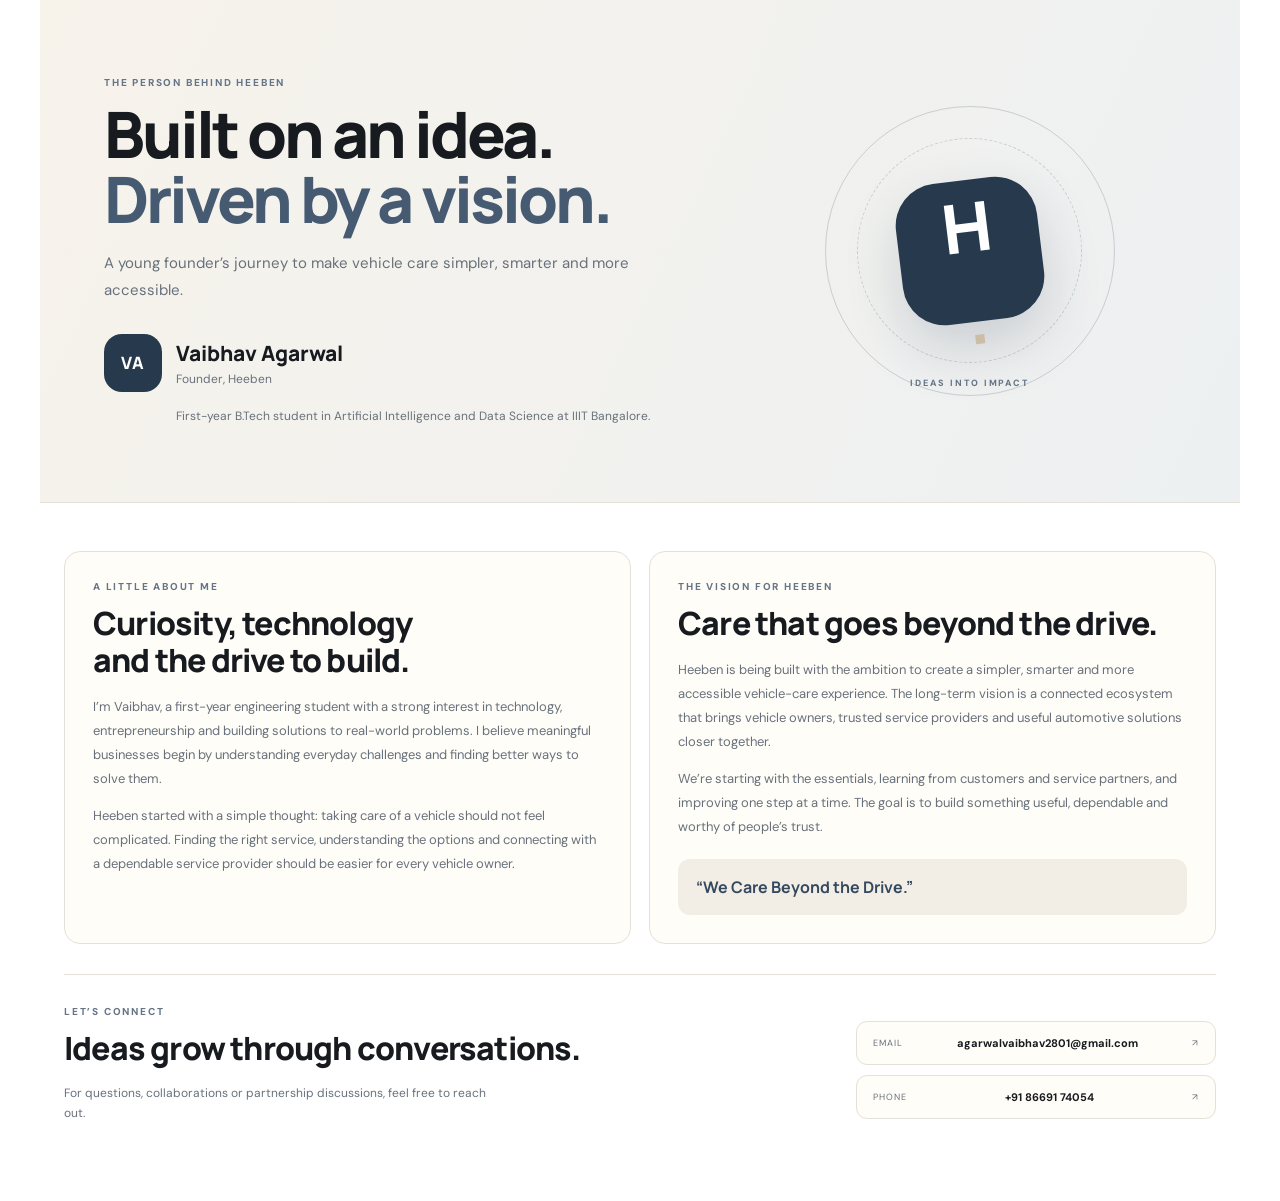
<file: founder.html>
<!DOCTYPE html>
<html lang="en">
<head>
  <meta charset="UTF-8">
  <meta name="viewport" content="width=device-width, initial-scale=1.0">
  <meta name="theme-color" content="#f7f3eb">
  <title>About the Founder | Heeben</title>
  <link rel="preconnect" href="https://fonts.googleapis.com">
  <link rel="preconnect" href="https://fonts.gstatic.com" crossorigin>
  <link href="https://fonts.googleapis.com/css2?family=DM+Sans:wght@400;500;600;700&family=Manrope:wght@400;500;600;700;800&display=swap" rel="stylesheet">
  <style>
    :root{--ink:#171a1f;--navy:#26394d;--blue:#465b72;--muted:#68717b;--line:#e5e1d8;--cream:#f7f3eb;--paper:#fffdf8}
    *{box-sizing:border-box}
    body{margin:0;background:#fff;color:var(--ink);font-family:'DM Sans',sans-serif}
    .founder-page{max-width:1200px;margin:0 auto;padding:0 24px}
    .founder-hero{display:grid;grid-template-columns:minmax(0,1.2fr) minmax(280px,.8fr);gap:40px;align-items:center;padding:76px clamp(22px,5vw,76px);margin:0 -24px;background:linear-gradient(115deg,#f7f3eb 0%,#edf0f2 100%);border-bottom:1px solid var(--line);overflow:hidden}
    .founder-copy{max-width:720px}.eyebrow{font-size:10px;font-weight:800;letter-spacing:.18em;color:#657587;margin:0 0 12px}
    .founder-copy h1{font:800 clamp(42px,5vw,66px)/1.02 'Manrope',sans-serif;letter-spacing:-3px;color:var(--ink);margin:12px 0 18px}
    .founder-copy h1 em{font-style:normal;color:var(--blue)}
    .founder-lead{max-width:570px;color:var(--muted);font-size:15px;line-height:1.8}
    .founder-name-block{display:flex;align-items:center;gap:14px;margin:30px 0 14px}
    .founder-monogram{display:grid;place-items:center;width:58px;height:58px;flex:0 0 58px;border-radius:18px;background:var(--navy);color:#fff;font:800 17px 'Manrope';letter-spacing:.04em}
    .founder-name-block h2{font:800 21px 'Manrope';margin:0 0 4px;color:var(--ink)}
    .founder-name-block p,.founder-education{font-size:12px;color:var(--muted);margin:0}
    .founder-education{padding-left:72px;line-height:1.7}
    .founder-art{position:relative;min-height:310px;display:grid;place-items:center;isolation:isolate}
    .founder-orbit{position:absolute;border:1px solid rgba(70,91,114,.24);border-radius:50%;aspect-ratio:1;width:min(100%,290px)}
    .orbit-two{width:min(78%,225px);border-style:dashed}
    .founder-mark{display:grid;place-items:center;width:142px;height:142px;border-radius:42px;background:var(--navy);color:#fff;font:800 68px 'Manrope';box-shadow:0 24px 55px rgba(38,57,77,.18);transform:rotate(-7deg)}
    .founder-mark span{color:#cbbda6}.founder-art>p{position:absolute;bottom:8px;font-size:9px;letter-spacing:.22em;color:#657587;font-weight:800}
    .founder-content{display:grid;grid-template-columns:1fr 1fr;gap:18px;padding:48px 0 30px}
    .founder-story,.founder-vision{padding:28px;background:var(--paper);border:1px solid var(--line);border-radius:16px}
    .founder-content h2,.founder-contact h2{font:800 clamp(23px,3vw,32px)/1.15 'Manrope';color:var(--ink);letter-spacing:-.8px;margin:8px 0 16px}
    .founder-content article>p:not(.eyebrow){font-size:13px;line-height:1.85;color:var(--muted)}
    .founder-tagline{margin-top:20px;padding:17px 18px;background:#f2eee5;border-radius:12px;color:#34495f;font:700 16px 'Manrope'}
    .founder-contact{display:flex;justify-content:space-between;align-items:center;gap:30px;padding:30px 0 65px;border-top:1px solid var(--line)}
    .founder-contact .muted{font-size:12px;line-height:1.7;max-width:430px;color:var(--muted)}
    .founder-contact-links{display:grid;gap:10px;min-width:min(100%,360px)}
    .founder-contact-links a{display:flex;justify-content:space-between;align-items:center;gap:14px;padding:14px 16px;border:1px solid var(--line);border-radius:11px;background:var(--paper);color:var(--ink);text-decoration:none;font-size:12px;transition:transform .2s,border-color .2s}
    .founder-contact-links a:hover{transform:translateY(-2px);border-color:#aab5c0}
    .founder-contact-links a span{font-size:9px;letter-spacing:.12em;color:var(--muted)}.founder-contact-links a b{font-size:11px;overflow-wrap:anywhere}
    @media(max-width:760px){.founder-hero{grid-template-columns:1fr;padding-top:52px;padding-bottom:35px;gap:12px}.founder-art{min-height:230px}.founder-content{grid-template-columns:1fr;padding-top:28px}.founder-contact{align-items:stretch;flex-direction:column}.founder-contact-links{min-width:0}.founder-copy h1{letter-spacing:-2px}.founder-education{padding-left:0}}
    @media(max-width:420px){.founder-page{padding:0 16px}.founder-hero{margin:0 -16px;padding-left:24px;padding-right:24px}.founder-story,.founder-vision{padding:22px}.founder-contact-links a{align-items:flex-start;flex-wrap:wrap}}
  </style>
</head>
<body>
  <main class="founder-page">
    <section class="founder-hero" aria-labelledby="founder-heading">
      <div class="founder-copy">
        <p class="eyebrow">THE PERSON BEHIND HEEBEN</p>
        <h1 id="founder-heading">Built on an idea.<br><em>Driven by a vision.</em></h1>
        <p class="founder-lead">A young founder’s journey to make vehicle care simpler, smarter and more accessible.</p>
        <div class="founder-name-block"><span class="founder-monogram">VA</span><div><h2>Vaibhav Agarwal</h2><p>Founder, Heeben</p></div></div>
        <p class="founder-education">First-year B.Tech student in Artificial Intelligence and Data Science at IIIT Bangalore.</p>
      </div>
      <div class="founder-art" aria-label="Heeben founder profile graphic"><div class="founder-orbit orbit-one"></div><div class="founder-orbit orbit-two"></div><div class="founder-mark">H<span>.</span></div><p>IDEAS INTO IMPACT</p></div>
    </section>
    <section class="founder-content" aria-label="About the founder and Heeben's vision">
      <article class="founder-story"><p class="eyebrow">A LITTLE ABOUT ME</p><h2>Curiosity, technology<br>and the drive to build.</h2><p>I’m Vaibhav, a first-year engineering student with a strong interest in technology, entrepreneurship and building solutions to real-world problems. I believe meaningful businesses begin by understanding everyday challenges and finding better ways to solve them.</p><p>Heeben started with a simple thought: taking care of a vehicle should not feel complicated. Finding the right service, understanding the options and connecting with a dependable service provider should be easier for every vehicle owner.</p></article>
      <article class="founder-vision"><p class="eyebrow">THE VISION FOR HEEBEN</p><h2>Care that goes beyond the drive.</h2><p>Heeben is being built with the ambition to create a simpler, smarter and more accessible vehicle-care experience. The long-term vision is a connected ecosystem that brings vehicle owners, trusted service providers and useful automotive solutions closer together.</p><p>We’re starting with the essentials, learning from customers and service partners, and improving one step at a time. The goal is to build something useful, dependable and worthy of people’s trust.</p><div class="founder-tagline">“We Care Beyond the Drive.”</div></article>
    </section>
    <section class="founder-contact" aria-label="Contact the founder"><div><p class="eyebrow">LET’S CONNECT</p><h2>Ideas grow through conversations.</h2><p class="muted">For questions, collaborations or partnership discussions, feel free to reach out.</p></div><div class="founder-contact-links"><a href="mailto:agarwalvaibhav2801@gmail.com"><span>EMAIL</span><b>agarwalvaibhav2801@gmail.com</b><span aria-hidden="true">↗</span></a><a href="tel:+918669174054"><span>PHONE</span><b>+91 86691 74054</b><span aria-hidden="true">↗</span></a></div></section>
  </main>
</body>
</html>
</file>
